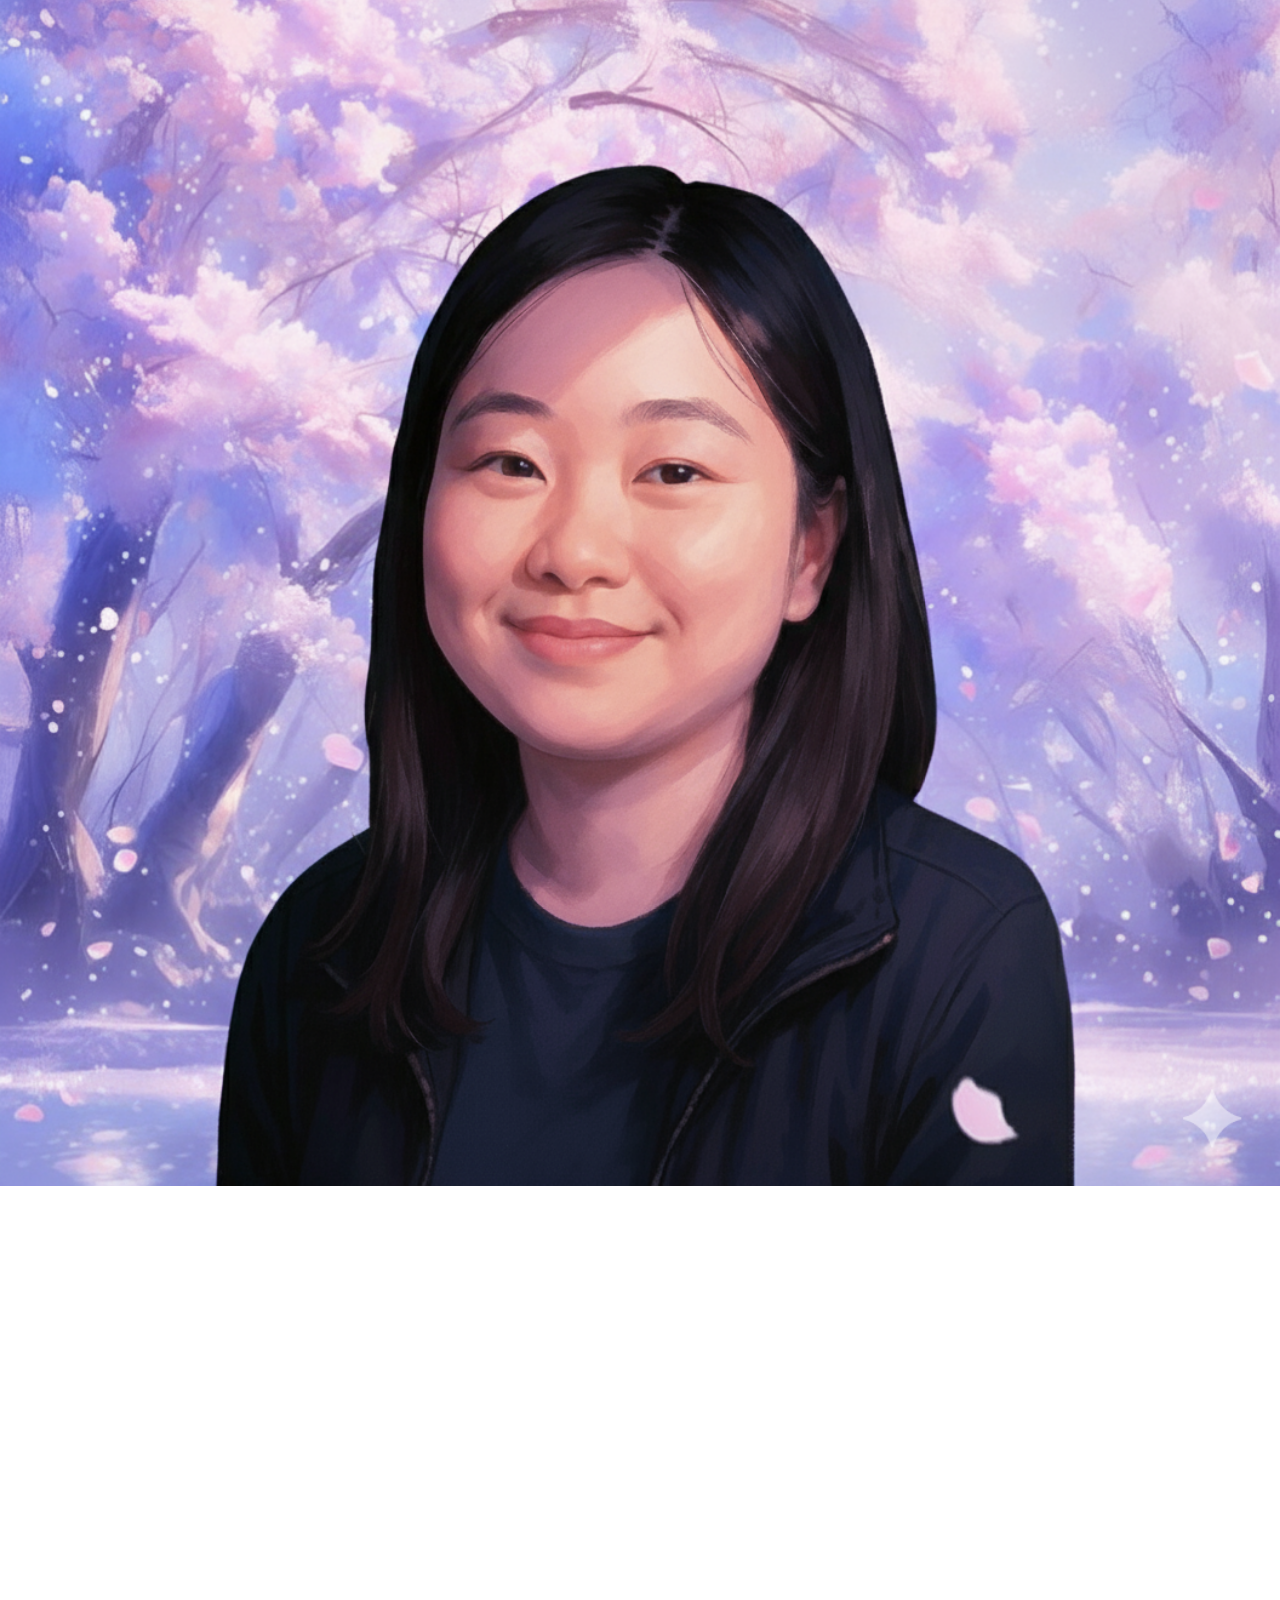
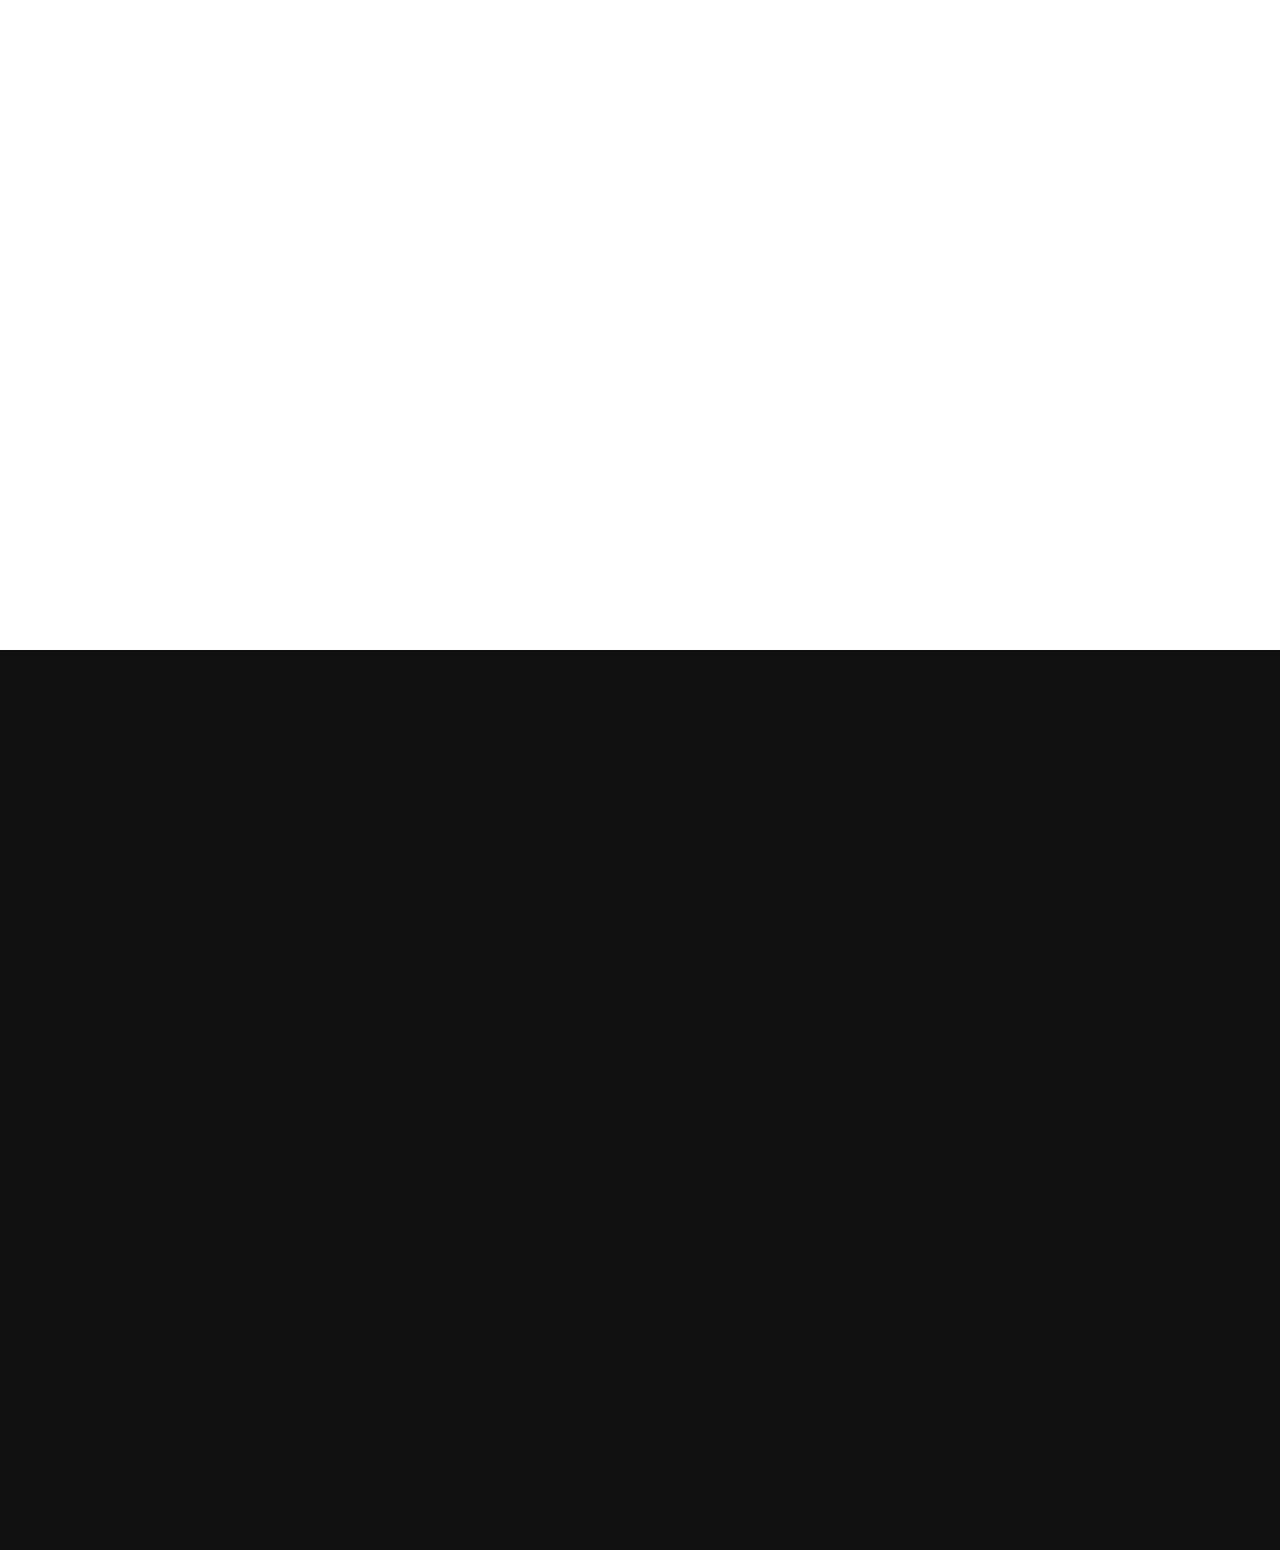
<file: home4.html>
<!DOCTYPE html>
<html lang="en">
<head>
<meta charset="UTF-8">
<meta name="viewport" content="width=device-width, initial-scale=1.0">
<title>Cinematic Scroll Animation v2 - Responsive</title>

<style>
  * { margin: 0; padding: 0; box-sizing: border-box; }

  body {
    font-family: sans-serif;
    overflow-x: hidden;
    background-color: #333;
  }

  .section {
    width: 100%;
    position: relative;
    overflow: hidden;
  }

  .section1 { 
    background-color: #333;
    height: 100vh;
  }

  .section2 { 
    background-color: #fff;
    min-height: 150vh; /* Default for desktop */
  }

  .section3 { 
    background-color: #111; 
    height: 100vh;
    position: relative;
  }

  /* Responsive heights for Section 2 */
  @media (max-width: 1024px) { /* Tablet */
    .section2 { min-height: 180vh; }
  }
  @media (max-width: 600px) { /* Phone */
    .section2 { min-height: 200vh; }
  }

  /* Main Image */
  #pic1 {
    position: fixed;
    top: 65%;
    left: 50%;
    transform: translate(-50%, -50%) scale(1);
    z-index: 10;
    will-change: transform, top, left;
  }

  /* Kuching */
  #kuching1 {
    position: fixed;
    left: 100%;
    width: 27vw;
    opacity: 0;
    transform: translateX(-50%);
    z-index: 9;
    transition: opacity 0.3s ease;
  }

  /* Deanlist */
  #deanlist {
    position: fixed;
    top: 250px;
    left: 120px;
    width: 230px;
    opacity: 0;
    transform: translateY(20px);
    z-index: 8;
    transition: opacity 0.8s ease-out, transform 0.8s ease-out;
    }

  /* Vertical PROJECT text */
  #projectText {
    position: absolute;
    left: 80px;
    top: 50%;
    transform: translateY(-50%) rotate(90deg);
    font-size: 90px;
    font-weight: bold;
    color: white;
    opacity: 0;
    transition: opacity 1s ease-out, transform 1s ease-out;
    letter-spacing: 20px;
  }
</style>
</head>

<body>

<div class="section section1"></div>

<div class="section section2">
  <img src="deanlist.png" id="deanlist" alt="Deanlist">
</div>

<div class="section section3">
  <div id="projectText">PROJECT</div>
</div>

<img src="pic1.png" id="pic1" alt="Main">
<img src="kuching1.png" id="kuching1" alt="Kuching">

<script>
const pic1 = document.getElementById("pic1");
const kuching1 = document.getElementById("kuching1");
const deanlist = document.getElementById("deanlist");
const projectText = document.getElementById("projectText");

const section1 = document.querySelector(".section1");
const section2 = document.querySelector(".section2");
const section3 = document.querySelector(".section3");

function updateSectionHeight() {
  section1.style.height = `${window.innerHeight}px`;
  section3.style.height = `${window.innerHeight}px`;
  // Section 2 height now handled by CSS (responsive)
}
window.addEventListener("resize", updateSectionHeight);
updateSectionHeight();

/* ----------------------------
   MAIN IMAGE LOADED
----------------------------- */
pic1.addEventListener("load", () => {

  const naturalWidth = pic1.naturalWidth;
  const naturalHeight = pic1.naturalHeight;

  const scaleCoverX = window.innerWidth / naturalWidth;
  const scaleCoverY = window.innerHeight / naturalHeight;
  const scaleCover = Math.max(scaleCoverX, scaleCoverY);

  const scaleFinal = 0.25;          // end of section 2
  const finalZoomScale = 0.35;      // section 3 target
  const topStart = 65;
  const topFinal2 = 70;             // end of section 2
  const topCenter3 = 50;            // section 3 center

  pic1.style.transform = `translate(-50%, -50%) scale(${scaleCover})`;

  window.addEventListener("scroll", () => {

    const scrollY = window.scrollY;

    const sec2Rect = section2.getBoundingClientRect();
    const sec3Rect = section3.getBoundingClientRect();

    /* -----------------------------
       SECTION 1 → 2 ZOOM OUT
    ----------------------------- */
    const h2 = section2.offsetHeight;
    const progress = Math.min(scrollY / h2, 1);
    const scale = scaleCover - (scaleCover - scaleFinal) * progress;
    const currentTop = topStart + (topFinal2 - topStart) * progress;
    pic1.style.top = `${currentTop}%`;
    pic1.style.transform = `translate(-50%, -50%) scale(${scale})`;

    /* -----------------------------
       SECTION 3 ZOOM IN smoothly
    ----------------------------- */
    if (sec3Rect.top < window.innerHeight) {
      const p = 1 - (sec3Rect.top / window.innerHeight);
      const eased = p * p * (3 - 2 * p); // smoothstep easing

      const zoom = scaleFinal + (finalZoomScale - scaleFinal) * eased;
      const topMove = topFinal2 + (topCenter3 - topFinal2) * eased;

      pic1.style.top = `${topMove}%`;
      pic1.style.transform = `translate(-50%, -50%) scale(${zoom})`;
    }

    /* -----------------------------
       KUCHING in Section 2 only
    ----------------------------- */
    let kuchingProgress = Math.min(Math.max(progress - 0.3, 0) / 0.4, 1);
    let section3Overlap = 1 - (sec3Rect.top / window.innerHeight);
    let fadeOut = Math.max(1 - (section3Overlap - 0.3) / 0.4, 0);
    let finalOpacity = Math.min(kuchingProgress, fadeOut);

    if (finalOpacity > 0) {
      kuching1.style.opacity = finalOpacity;
      kuching1.style.left = `${50 + 30 * kuchingProgress}%`;

      const rect = pic1.getBoundingClientRect();
      kuching1.style.top = `${rect.bottom - kuching1.offsetHeight}px`;
    } else {
      kuching1.style.opacity = "0";
    }

    /* DEANLIST fade — visible only inside section 2 */
    const sec2Bottom = sec2Rect.bottom;

    if (sec2Rect.top <= window.innerHeight * 0.8 && sec2Bottom > 0) {
    deanlist.style.opacity = "1";
    deanlist.style.transform = "translateY(0)";
    } else {
    deanlist.style.opacity = "0";
    deanlist.style.transform = "translateY(20px)";
    }

    /* -----------------------------
       PROJECT text fade
    ----------------------------- */
    if (sec3Rect.top < window.innerHeight * 0.8) {
      projectText.style.opacity = "1";
      projectText.style.transform = "translateY(-50%) rotate(90deg)";
    } else {
      projectText.style.opacity = "0";
      projectText.style.transform = "translateY(-50%) rotate(90deg) translateX(-50px)";
    }

  });

});
</script>

</body>
</html>
</file>
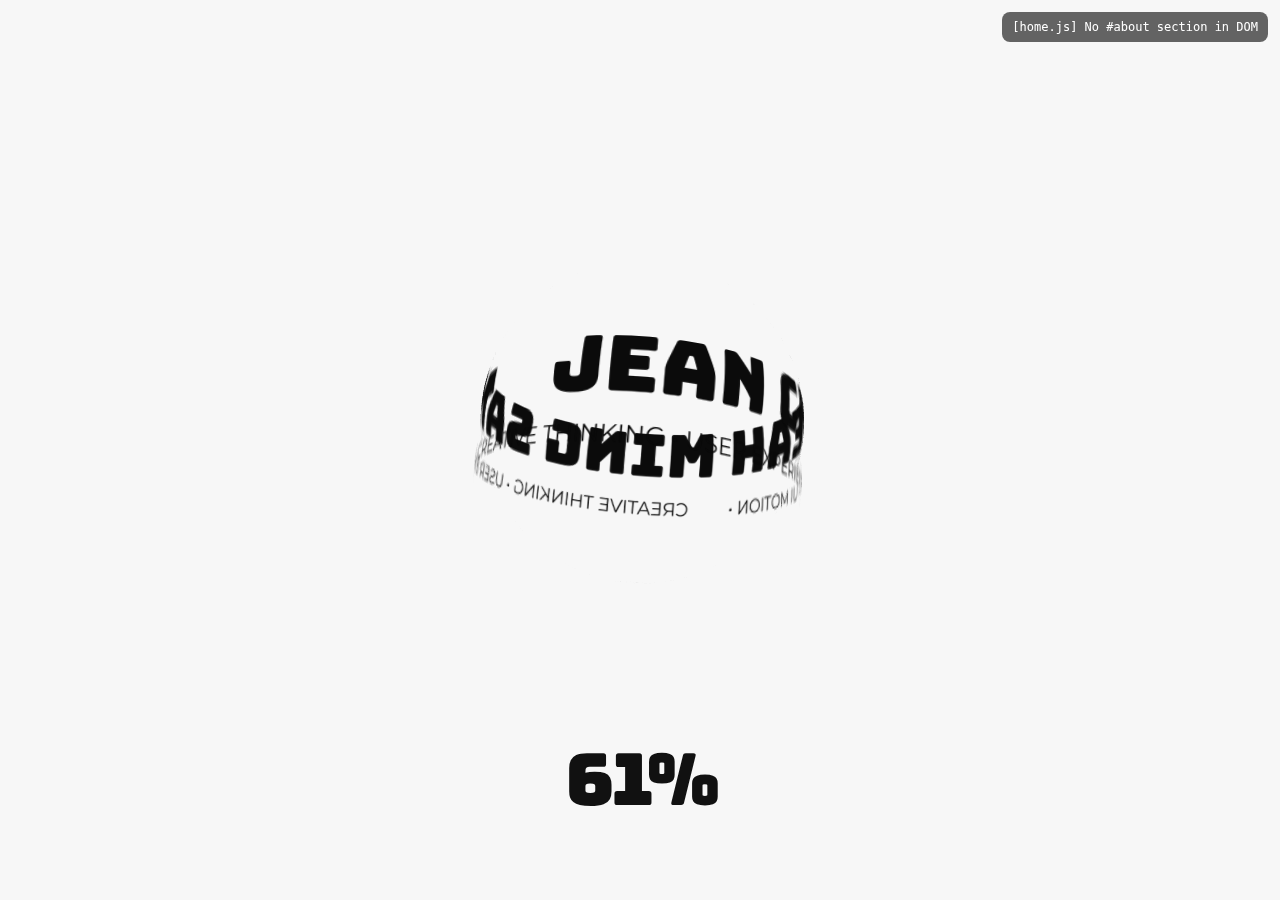
<file: yyds.html>
<!doctype html>
<html lang="en">
<head>
  <meta charset="utf-8" />
  <meta name="viewport" content="width=device-width,initial-scale=1" />
  <title>Jean Cheah — Portfolio</title>

  <!-- Fonts -->
  <link rel="preconnect" href="https://fonts.googleapis.com">
  <link rel="preconnect" href="https://fonts.gstatic.com" crossorigin>
  <link href="https://fonts.googleapis.com/css2?family=Bungee&family=Kanit:ital,wght@0,100;0,200;0,300;0,400;0,500;0,600;0,700;0,800;0,900;1,100;1,200;1,300;1,400;1,500;1,600;1,700;1,800;1,900&family=Montserrat:ital,wght@0,100..900;1,100..900&display=swap" rel="stylesheet">

  <!-- Styles -->
  <link rel="stylesheet" href="css/style.css">
  <link rel="stylesheet" href="css/frames.css">
  <link rel="stylesheet" href="css/home.css">
</head>
<body>

  <!-- FULLSCREEN LOADER -->
  <div id="loader" class="loader" role="status" aria-label="Loading">
    <div id="canvasContainer" class="canvas-container" aria-hidden="true"></div>
    <div id="loaderCounter" class="loader-counter">0%</div>
  </div>

  <!-- MAIN CONTENT (hidden until loader exits) -->
  <main id="mainContent" class="site hidden" role="main">

    <!-- Fixed header navbar -->
    <header class="navbar" aria-hidden="false">
      <nav class="nav" aria-label="Main navigation">
        <a href="#home" class="nav-link active">HOME</a>
        <a href="#about" class="nav-link">ABOUT</a>
        <a href="#project" class="nav-link">PROJECT</a>
        <a href="#contact" class="nav-link">CONTACT</a>
      </nav>
    </header>

    <!-- Split Reveal mask animation -->
    <div id="splitReveal" class="split-reveal" aria-hidden="true"></div>

    <!-- Home Hero Section: frame wrapper around the img -->
    <section class="hero-home" id="home" aria-label="Home">
      <!-- moved top-left-motto into the hero section so it stays with this section only -->
      <div class="top-left-motto">
        A mind exploring realities through code, design, and motion.<br>
        This is my evolving digital space.
      </div>

      <div class="hero-portrait-wrap">
        <div class="frame">
          <!-- IMPORTANT: ensure this path matches your site: assets/portrait.png -->
          <img src="assets/portrait.png" alt="Jean Cheah Portrait" class="hero-portrait" id="mainPortrait" />
        </div>

        <div class="main-motto" aria-label="Site Motto">
          <span>EXPLORE.</span>
          <span>CREATE.</span>
          <span>REIMAGINE.</span>
        </div>
      </div>
    </section>

    <!-- Example: project cards section -->
    <section id="project" class="section hidden">
      <h2>Selected Projects</h2>
      <div class="cards">
        <article class="card"><h3>Project A</h3><p>Short description.</p></article>
        <article class="card"><h3>Project B</h3><p>Short description.</p></article>
      </div>
    </section>

    <!-- Footer -->
    <footer class="footer hidden">
      <p>Made by Jean • Exported as plain HTML/CSS/JS</p>
    </footer>
  </main>

  <!-- Libraries (CDN) -->
  <script src="js/lib/three.min.js"></script>
  <script src="js/lib/gsap.min.js"></script>

  <!-- Application scripts -->
  <script src="js/script.js"></script>
  <script src="js/home.js"></script>
</body>
</html>
</file>
<file: css/frames.css>
/* frames.css
   - make .frame full-bleed inside hero and keep frame variants for About
*/

.frame {
  width: 360px;
  max-width: 88vw;
  box-sizing: border-box;
  padding: 6px;
  border-radius: 28px 28px 22px 42px;
  background: #fff;
  border: 3px solid #e8e3f3;
  box-shadow: 0 8px 24px rgba(20,20,50,0.13);
  overflow: hidden;
  clip-path: polygon(0% 0%, 100% 0%, 100% 84%, 92% 100%, 0% 100%);
  -webkit-clip-path: polygon(0% 0%, 100% 0%, 100% 84%, 92% 100%, 0% 100%);
  position: relative;
  z-index: 6;
}

/* HERO: make the frame full-bleed and rely on the single <img> inside it */
.hero-portrait-wrap > .frame {
  position: absolute;
  inset: 0;             /* top:0; right:0; bottom:0; left:0; */
  width: 100vw;
  height: 100vh;
  box-sizing: border-box;
  padding: 0;
  border-radius: 0;
  background: transparent;
  border: none;
  box-shadow: none;
  overflow: hidden;
  clip-path: none; /* optional: remove dent for fullscreen hero; set to original if you want the dent */
  z-index: 40;
}

/* Small frame used in left column (DEAN picture) */
.small-frame {
  width: 300px;
  height: 220px;
  padding: 6px;
  border-radius: 18px;
  overflow: hidden;
  display: inline-block;
  box-shadow: 0 8px 20px rgba(0,0,0,0.08);
  background: #fff;
}

/* Medium frame used for portrait in About (square) */
.medium-frame {
  width: 320px;
  height: 320px;
  padding: 6px;
  border-radius: 22px 22px 18px 30px;
  overflow: hidden;
  display: flex;
  align-items: center;
  justify-content: center;
  box-shadow: 0 14px 40px rgba(20,20,50,0.08);
  background: #fff;
}

/* Tall frame used for right column (Kuching) */
.tall-frame {
  width: 320px;
  height: 90vh;
  max-height: 1100px;
  padding: 6px;
  border-radius: 22px 22px 18px 30px;
  overflow: hidden;
  box-shadow: 0 14px 40px rgba(20,20,50,0.08);
  background: #fff;
  align-self: end; /* anchor bottom */
}

/* Images inside frames fill their frames */
.frame img,
.small-frame img,
.medium-frame img,
.tall-frame img {
  display: block;
  width: 100%;
  height: 100%;
  object-fit: cover;
  object-position: center center;
  border-radius: inherit;
}

/* clone-frame used during transition */
.clone-frame {
  pointer-events: none;
  will-change: left, top, width, height, transform;
  border-radius: 22px;
  overflow: hidden;
  background: #fff;
  box-shadow: 0 18px 60px rgba(0,0,0,0.12);
}
</file>
<file: css/home.css>
/* ================================ */
/* HOME SECTION BASE                 */
/* ================================ */
.section1 {
  position: relative;
  background-color: var(--bg);
  min-height: 100vh;
  overflow: hidden;
  display: block;
  -webkit-font-smoothing: antialiased;
  -moz-osx-font-smoothing: grayscale;
}

/* ================================ */
/* TOP LEFT MOTTO (dynamic)         */
/* ================================ */
.hero-home .top-left-motto {
  position: absolute;
  top: calc(var(--nav-height) + clamp(2vh, 3vh, 5vh));
  left: clamp(0.5vw, 2.5vw, 4vw);
  z-index: 61;

  color: #eeeeee;
  font-family: 'Montserrat', sans-serif;
  font-weight: 500;
  max-width: clamp(250px, 40vw, 400px);
  line-height: 1.35;

  text-shadow: 0 0.6rem 1.8rem rgba(0,0,0,0.45);
  pointer-events: none;

  font-size: clamp(12px, 1.2vw, 16px);
}

/* MOBILE adjustment */
@media (max-width: 599px) {
  .hero-home .top-left-motto {
    top: clamp(0vh, 0.5vh, 1vh);
    left: clamp(2vw, 3vw, 4vw); /* slightly left for balance */
    max-width: 80vw;
    font-size: clamp(14px, 4vw, 16px);
  }
}

/* ================================ */
/* BOTTOM RIGHT MAIN MOTTO           */
/* ================================ */
.main-motto {
  position: absolute;
  bottom: clamp(16vh, 20vh, 24vh);
  right: clamp(3vw, 5vw, 6vw);

  display: flex;
  flex-direction: column;
  align-items: flex-end;
  gap: clamp(0.2vh, 0.5vh, 1vh);

  z-index: 60;
  pointer-events: none;

  font-family: 'Kanit', sans-serif;
  font-weight: 750;
  line-height: 0.8;

  text-shadow: 0 0.8rem 4rem rgba(0,0,0,0.45);
}

/* Responsive font scaling */
.main-motto span {
  position: relative;
  font-size: clamp(28px, 10vw, 180px); /* scales dynamically */
  letter-spacing: 0.012em;
}

.word-explore { color: #fff9ff; margin-right: clamp(0.5vw, 1vw, 1vw); }
.word-create  { color: #fff9ff; margin-right: clamp(-4vw, -3vw, -2vw); }
.word-reimagine { color: #fff9ff; margin-right: clamp(10vw, 12vw, 14vw); }

/* MOBILE adjustments */
@media (max-width: 599px) {
  .main-motto {
    bottom: clamp(15vh, 18vh, 22vh);
    right: clamp(2vw, 3vw, 4vw);
    gap: clamp(0.5vh, 1vh, 1.5vh);
  }

  .main-motto span {
    font-size: clamp(28px, 14vw, 70px);
  }

  /* Adjust word spacing for mobile */
  .word-explore { margin-right: clamp(0.5vw, 1vw, 1vw); }
  .word-create  { margin-right: clamp(0.5vw, 1vw, 1vw); }
  .word-reimagine { margin-right: clamp(0vw, 0.5vw, 1vw); }
  
  #pic1, #pic1Back {
    top: clamp(20%, 25%, 30%);  /* move much higher */
    left: 50%;                  /* stay horizontally centered */
    transform: translateX(-50%) scale(clamp(0.8, 1vw, 1)); /* remove vertical translate */
  }
}

/* ================================ */
/* PIC1 — BASE POSITION (dynamic)    */
/* ================================ */
#pic1, #pic1Back {
  position: fixed;
  top: 50%;
  left: 50%; /* can also be slightly offset if needed */
  transform: translate(-50%, -50%) scale(1);
  z-index: 10;

  will-change: transform, top, left, opacity;
  backface-visibility: hidden;
  transition: none;
}

#kuching1,
#deanlist,
#arrow {
  transition: none;
}
</file>
<file: css/style.css>
/* Basic reset */
*{box-sizing:border-box;margin:0;padding:0}
html,body{height:100%;background:#f7f7f7;font-family:'Montserrat',system-ui,sans-serif;color:#111}
a{color:inherit;text-decoration:none}

/* Prevent horizontal gap from 100vw + scrollbar */
html, body {
  overflow-x: hidden;
}

/* ---------- Loader (fullscreen) ---------- */
.loader{
  position:fixed;
  inset:0;
  display:flex;
  align-items:center;
  justify-content:center;
  background:#f7f7f7;
  z-index:9999;
  pointer-events:auto;
  overflow:hidden;
}

/* Canvas container holds the Three.js canvas */
.canvas-container{
  width:100%;
  height:100dvh;
  display:block;
}

/* Big numeric counter centered near bottom of view (like inspiration) */
.loader-counter{
  position:absolute;
  left:50%;
  transform:translateX(-50%);
  bottom:90px;
  font-family:'Bungee', sans-serif;
  font-size:72px;
  letter-spacing:-4px;
  line-height:0.85;
  color:#111;
  pointer-events:none;
  opacity:0;
}

/* Fade-out class applied after exit */
.loader.hidden{
  opacity:0;
  visibility:hidden;
  transition:opacity .8s ease, visibility .8s ease;
}

/* ---------- Main content (initially hidden) ---------- */
.site{
  opacity:1;
  min-height:100vh;
  padding:0; /* main layout handled in home.css */
  transition:opacity .6s ease;
  pointer-events:auto;
  background:transparent;
}
.site.hidden{ opacity:0; pointer-events:none }

/* Keep older classes harmless if referenced */
.header{ display:flex;justify-content:space-between;align-items:center;margin-bottom:48px;opacity:0;pointer-events:none }
.hero{ text-align:center; margin-top:60px; padding:60px 12px; opacity:0; pointer-events:none }

/* Work */
.section{ margin-top:40px; opacity:0; pointer-events:none }
.cards{ display:grid; grid-template-columns:repeat(auto-fit,minmax(220px,1fr)); gap:20px; margin-top:16px }
.card{ background:white; padding:18px; border-radius:8px; box-shadow:0 6px 18px rgba(16,24,40,0.06) }

/* Footer */
.footer{ margin:48px 0 80px; text-align:center; opacity:0; pointer-events:none }

/* Responsive tweaks */
@media (max-width:900px){
  .loader-counter{ font-size:40px; bottom:22px }
  .hero-title{ font-size:28px }
}
</file>
